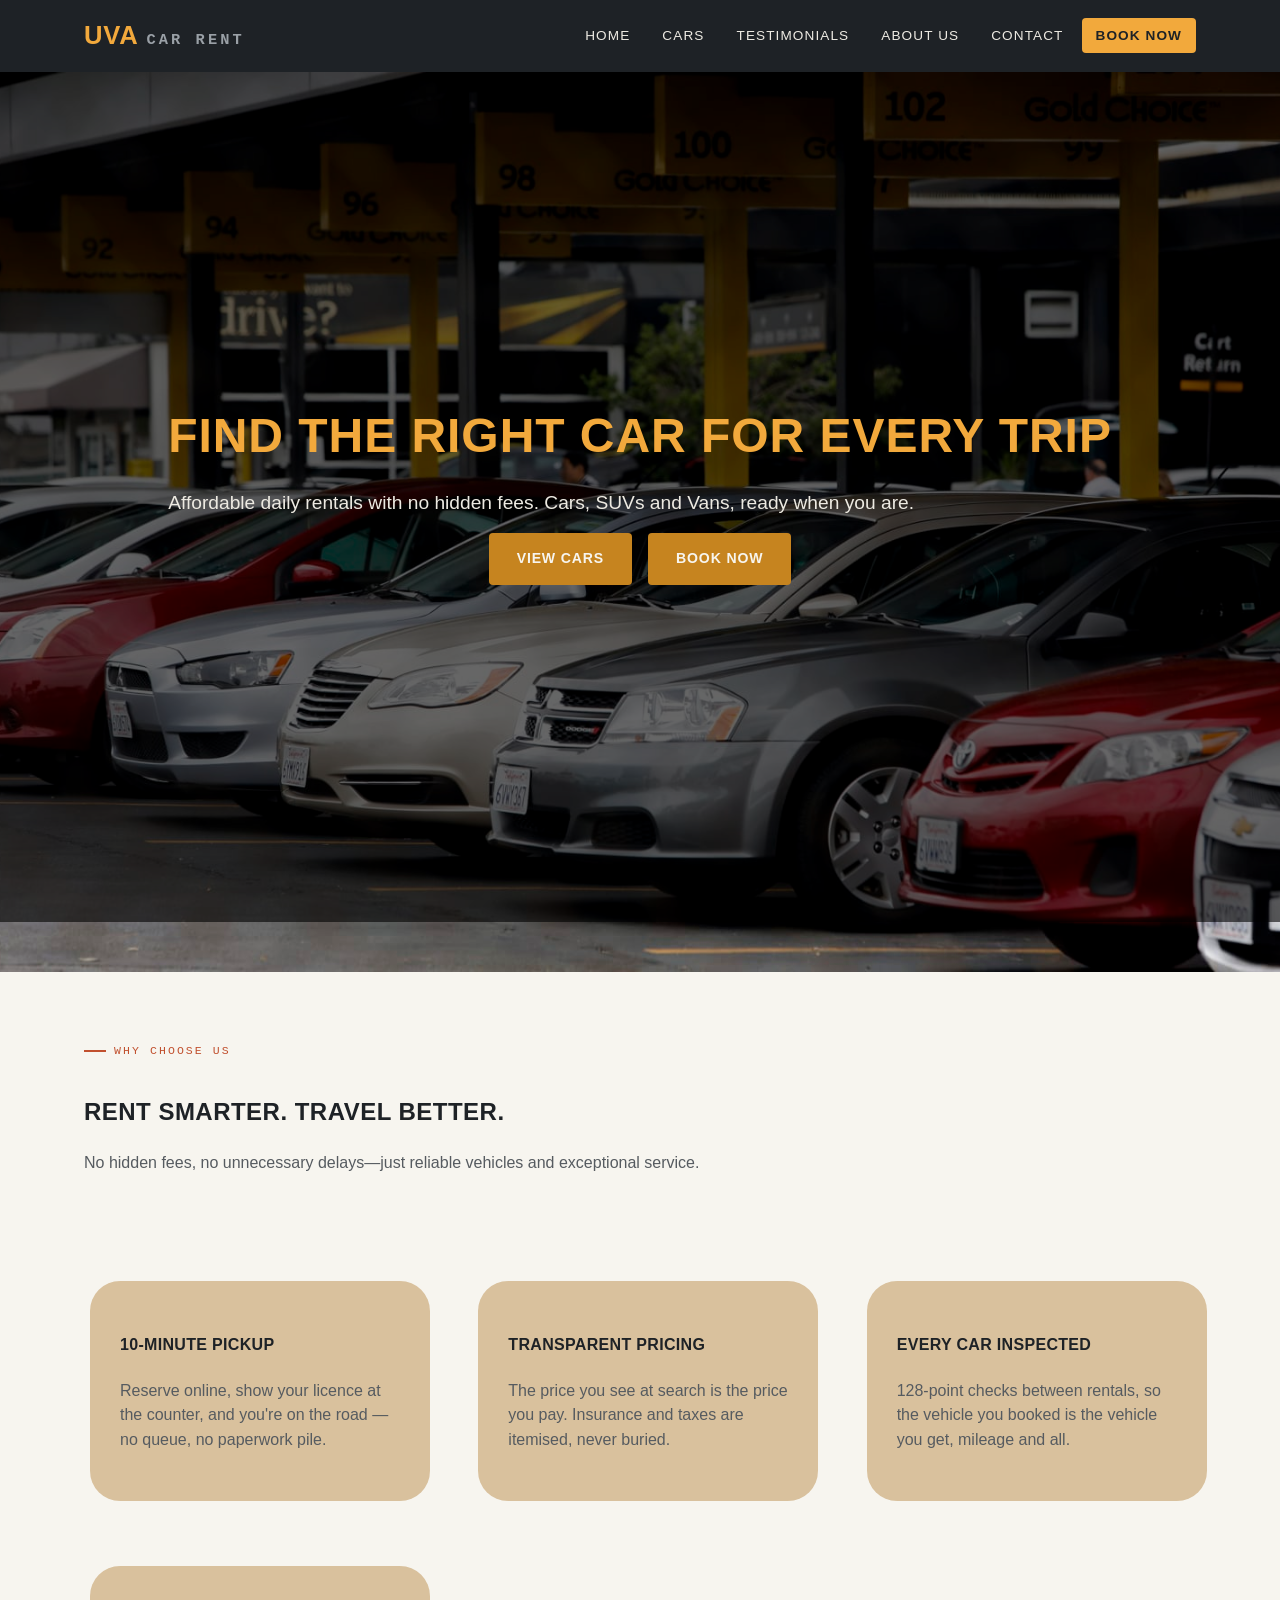
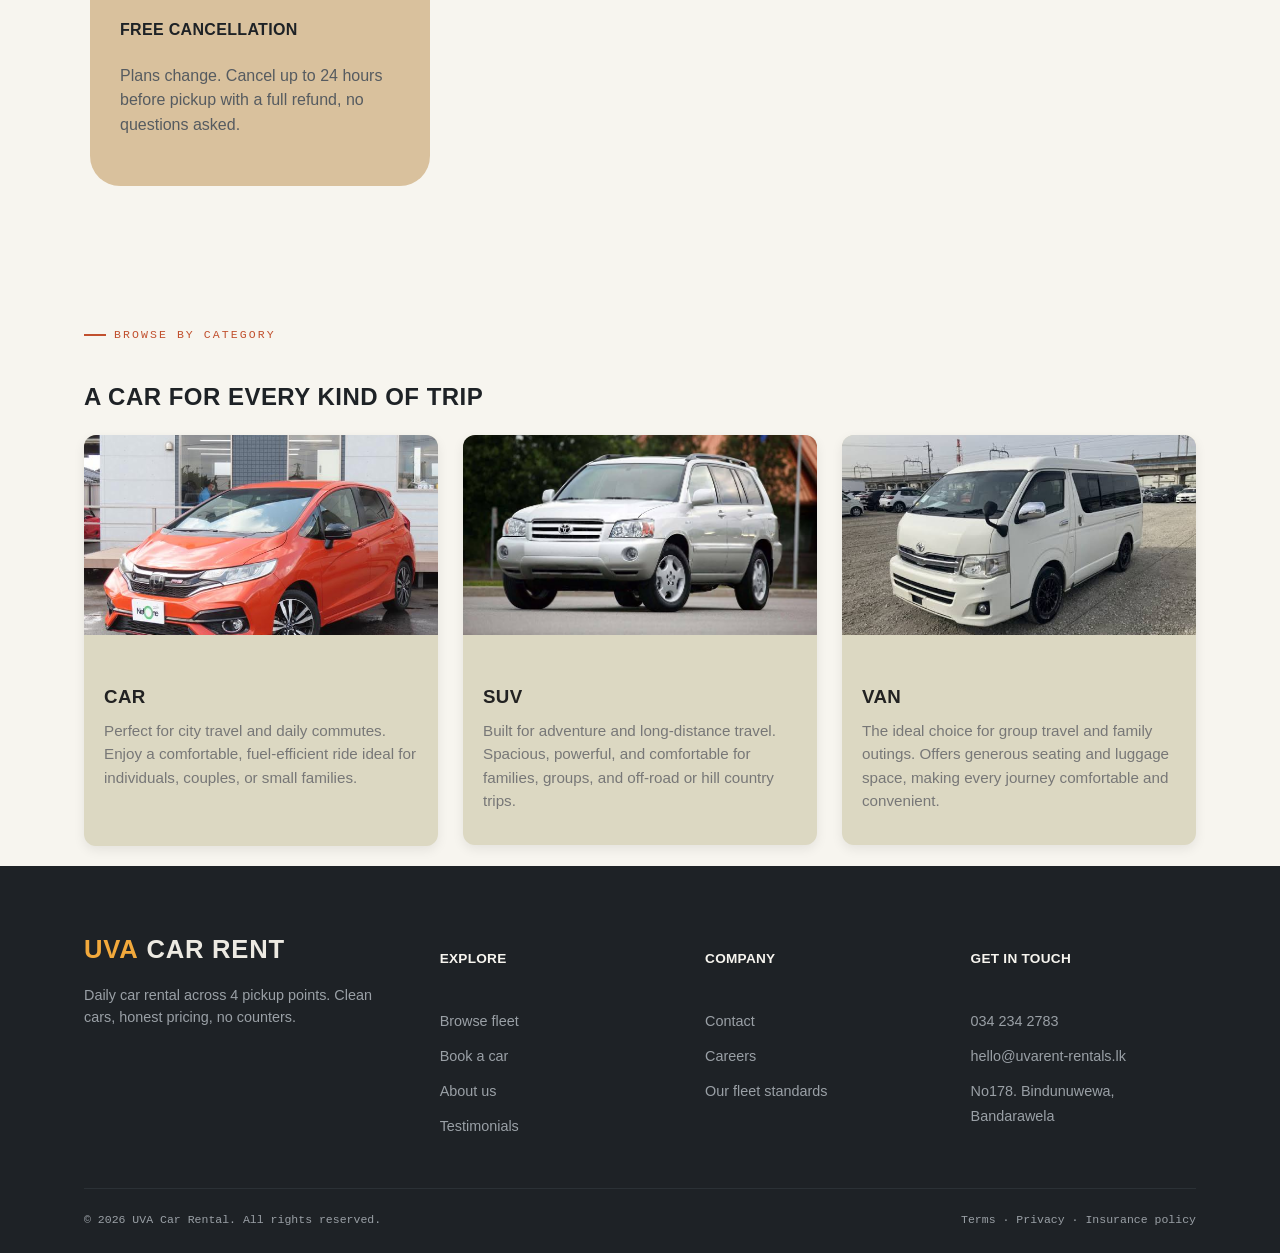
<file: index.html>
<!DOCTYPE html>
<html lang="en">
<head>
    <meta charset="UTF-8">
    <meta name="viewport" content="width=device-width, initial-scale=1.0">
    <title>UVA Car Rent</title>
    <link rel="stylesheet" href="style.css">
</head>
<body>
    <header class="header">
        <nav class="nav">
            <a href="index.html" class="brand"><span class="mark">UVA</span><span class="sub">Car Rent</span></a>
            <div class="hamburger" id="hamburger">
                <span></span>
                <span></span>
                <span></span>
            </div>
            <ul class="nav-links" id="nav-links">
                <li><a href="index.html">Home</a></li>
                <li><a href="cars.html">Cars</a></li>
                <li><a href="testimonials.html">Testimonials</a></li>
                <li><a href="about.html">About Us</a></li>
                <li><a href="contact.html">Contact</a></li>
                <li><a href="booking.html" class="nav-btn">Book now</a></li>
            </ul>
        </nav>
    </header>
    <section class="hero" id="home">
        <div class="slider" id="slider">
        <div class="slide active">
            <div class="hero-content">
            <h1>Find the Right Car for Every Trip</h1>
            <p>Affordable daily rentals with no hidden fees. Cars, SUVs and Vans, ready when you are.</p>
            <div class="button">
            <a href="cars.html" class="btn">View Cars</a>
            <a href="booking.html" class="btn">Book now</a>
            </div>
            </div>
        </div>
    </section>
    <section class="section section-dark">
    <div class="container">
        <div class="section-head">
        <div>
            <p class="eyebrow">Why choose us</p>
            <h2>Rent Smarter. Travel Better.</h2>
        </div>
        <p class="desc">No hidden fees, no unnecessary delays—just reliable vehicles and exceptional service.</p>
        </div>
    </div>
    <div class="feature-grid">
        <a href="about.html">
        <div class="feature-tile">
        <h4>10-minute pickup</h4>
        <p>Reserve online, show your licence at the counter, and you're on the road — no queue, no paperwork pile.</p>
        </div>
        </a>
        <a href="about.html">
        <div class="feature-tile">
        <h4>Transparent pricing</h4>
        <p>The price you see at search is the price you pay. Insurance and taxes are itemised, never buried.</p>
        </div>
        </a>
        <a href="about.html">
        <div class="feature-tile">
        <h4>Every car inspected</h4>
        <p>128-point checks between rentals, so the vehicle you booked is the vehicle you get, mileage and all.</p>
        </div>
        </a>
        <a href="about.html">
        <div class="feature-tile">
        <h4>Free cancellation</h4>
        <p>Plans change. Cancel up to 24 hours before pickup with a full refund, no questions asked.</p>
        </div>
        </a>
        
    </div>
    </section>
    <section class="section section-alt">
    <div class="container">
        <div class="section-head">
        <div>
            <p class="eyebrow">Browse by category</p>
            <h2>A car for every kind of trip</h2>
        </div>
         <div class="cards-grid" id="cardsGrid">
                <a href="cars.html" class="card-link">
                    <div class="card">
                        <img src="images/minicar.jpg" alt="Mini Car">
                        <div class="card-content">
                            <h3>Car</h3>
                            <p>Perfect for city travel and daily commutes. Enjoy a comfortable, fuel-efficient ride ideal for individuals, couples, or small families.</p>
                            <br>
                        </div>
                    </div>
                
                </a>
                <a href="cars.html" class="card-link">
                    <div class="card">
                        <img src="images/suv.jfif" alt="SUV">
                        <div class="card-content">
                            <h3>SUV</h3>
                            <p>Built for adventure and long-distance travel. Spacious, powerful, and comfortable for families, groups, and off-road or hill country trips.</p>
                        </div>
                    </div>
                </a>
                <a href="cars.html" class="card-link">
                    <div class="card">
                        <img src="images/van.jfif" alt="VAN">
                        <div class="card-content">
                            <h3>VAN</h3>
                            <p>The ideal choice for group travel and family outings. Offers generous seating and luggage space, making every journey comfortable and convenient.</p>
                        </div>
                    </div>
                </a>
            </div>
        </div>
    </div>
    </section>
    <footer class="site-footer">
    <div class="container">
        <div class="footer-grid">
        <div>
            <div class="brand" style="margin-bottom:14px;"><span class="mark">UVA</span>CAR RENT</div>
            <p>Daily car rental across 4 pickup points. Clean cars, honest pricing, no counters.</p>
        </div>
        <div>
            <h4>Explore</h4>
            <ul>
                <li><a href="cars.html">Browse fleet</a></li>
                <li><a href="booking.html">Book a car</a></li>
                <li><a href="about.html">About us</a></li>
                <li><a href="testimonials.html">Testimonials</a></li>
            </ul>
        </div>
        <div>
            <h4>Company</h4>
            <ul>
                <li><a href="contact.html">Contact</a></li>
                <li><a href="about.html">Careers</a></li>
                <li><a href="about.html">Our fleet standards</a></li>
            </ul>
        </div>
        <div>
            <h4>Get in touch</h4>
            <ul>
                <li><a href="about">034 234 2783</a></li>
                <li><a href="about">hello@uvarent-rentals.lk</a></li>
                <li><a href="about">No178. Bindunuwewa, Bandarawela</a></li>
            </ul>
        </div>
        </div>
        <div class="footer-bottom">
            <span>© 2026 UVA Car Rental. All rights reserved.</span>
            <span>Terms · Privacy · Insurance policy</span>
        </div>
    </div>
    </footer>
    <script src="script.js"></script>
</body>
</html>
</file>
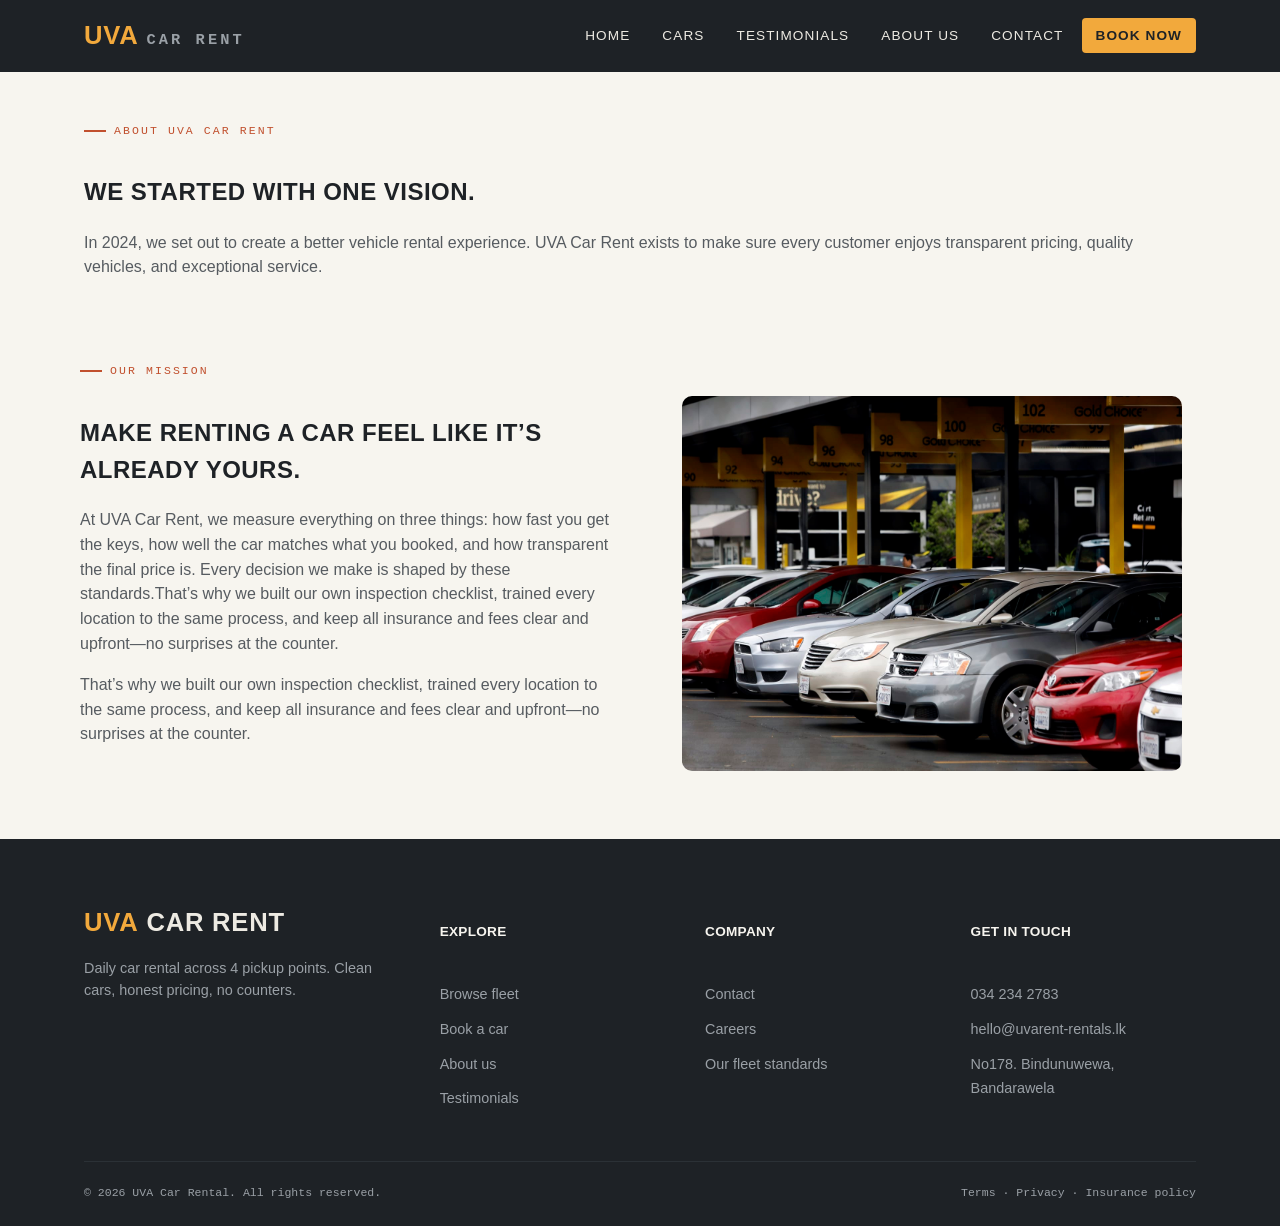
<file: about.html>
<!DOCTYPE html>
<html lang="en">
<head>
    <meta charset="UTF-8">
    <meta name="viewport" content="width=device-width, initial-scale=1.0">
    <title>About Us</title>
    <link rel="stylesheet" href="style.css">
</head>
<body>
   <header class="header">
        <nav class="nav">
            <a href="index.html" class="brand"><span class="mark">UVA</span><span class="sub">Car Rent</span></a>
            <div class="hamburger" id="hamburger">
                <span></span>
                <span></span>
                <span></span>
            </div>
            <ul class="nav-links" id="nav-links">
                <li><a href="index.html">Home</a></li>
                <li><a href="cars.html">Cars</a></li>
                <li><a href="testimonials.html">Testimonials</a></li>
                <li><a href="about.html">About Us</a></li>
                <li><a href="contact.html">Contact</a></li>
                <li><a href="booking.html" class="nav-btn">Book now</a></li>
            </ul>
        </nav>
    </header>
    <section class="section-tight section-dark">
        <div class="container">
            <p class="eyebrow">About UVA Car Rent </p>
            <h1>We started with one vision.</h1>
            <p>In 2024, we set out to create a better vehicle rental experience. UVA Car Rent exists to make sure every customer enjoys transparent pricing, quality vehicles, and exceptional service.</p>
        </div>
    </section>
    <section class="section">
        <div class="container mission-block">
        <div>
            <p class="eyebrow">Our mission</p>
            <h2>Make renting a car feel like it’s already yours.</h2>
            <p>At UVA Car Rent, we measure everything on three things: how fast you get the keys, how well the car matches what you booked, and how transparent the final price is. Every decision we make is shaped by these standards.That’s why we built our own inspection checklist, trained every location to the same process, and keep all insurance and fees clear and upfront—no surprises at the counter.</p>
            <p>That’s why we built our own inspection checklist, trained every location to the same process, and keep all insurance and fees clear and upfront—no surprises at the counter.</p>
        </div>
        <div class="mission-visual">
            <div id="mission-car">
                <img src="img1.jpg" alt="" class="miss-car">
            </div>
        </div>
        </div>
    </section>
    <footer class="site-footer">
    <div class="container">
        <div class="footer-grid">
        <div>
            <div class="brand" style="margin-bottom:14px;"><span class="mark">UVA</span>CAR RENT</div>
            <p>Daily car rental across 4 pickup points. Clean cars, honest pricing, no counters.</p>
        </div>
        <div>
            <h4>Explore</h4>
            <ul>
                <li><a href="cars.html">Browse fleet</a></li>
                <li><a href="booking.html">Book a car</a></li>
                <li><a href="about.html">About us</a></li>
                <li><a href="testimonials.html">Testimonials</a></li>
            </ul>
        </div>
        <div>
            <h4>Company</h4>
            <ul>
                <li><a href="contact.html">Contact</a></li>
                <li><a href="about.html">Careers</a></li>
                <li><a href="about.html">Our fleet standards</a></li>
            </ul>
        </div>
        <div>
            <h4>Get in touch</h4>
            <ul>
                <li><a href="about">034 234 2783</a></li>
                <li><a href="about">hello@uvarent-rentals.lk</a></li>
                <li><a href="about">No178. Bindunuwewa, Bandarawela</a></li>
            </ul>
        </div>
        </div>
        <div class="footer-bottom">
            <span>© 2026 UVA Car Rental. All rights reserved.</span>
            <span>Terms · Privacy · Insurance policy</span>
        </div>
    </div>
    </footer>
    <script src="script.js"></script>
</body>
</html>
</file>
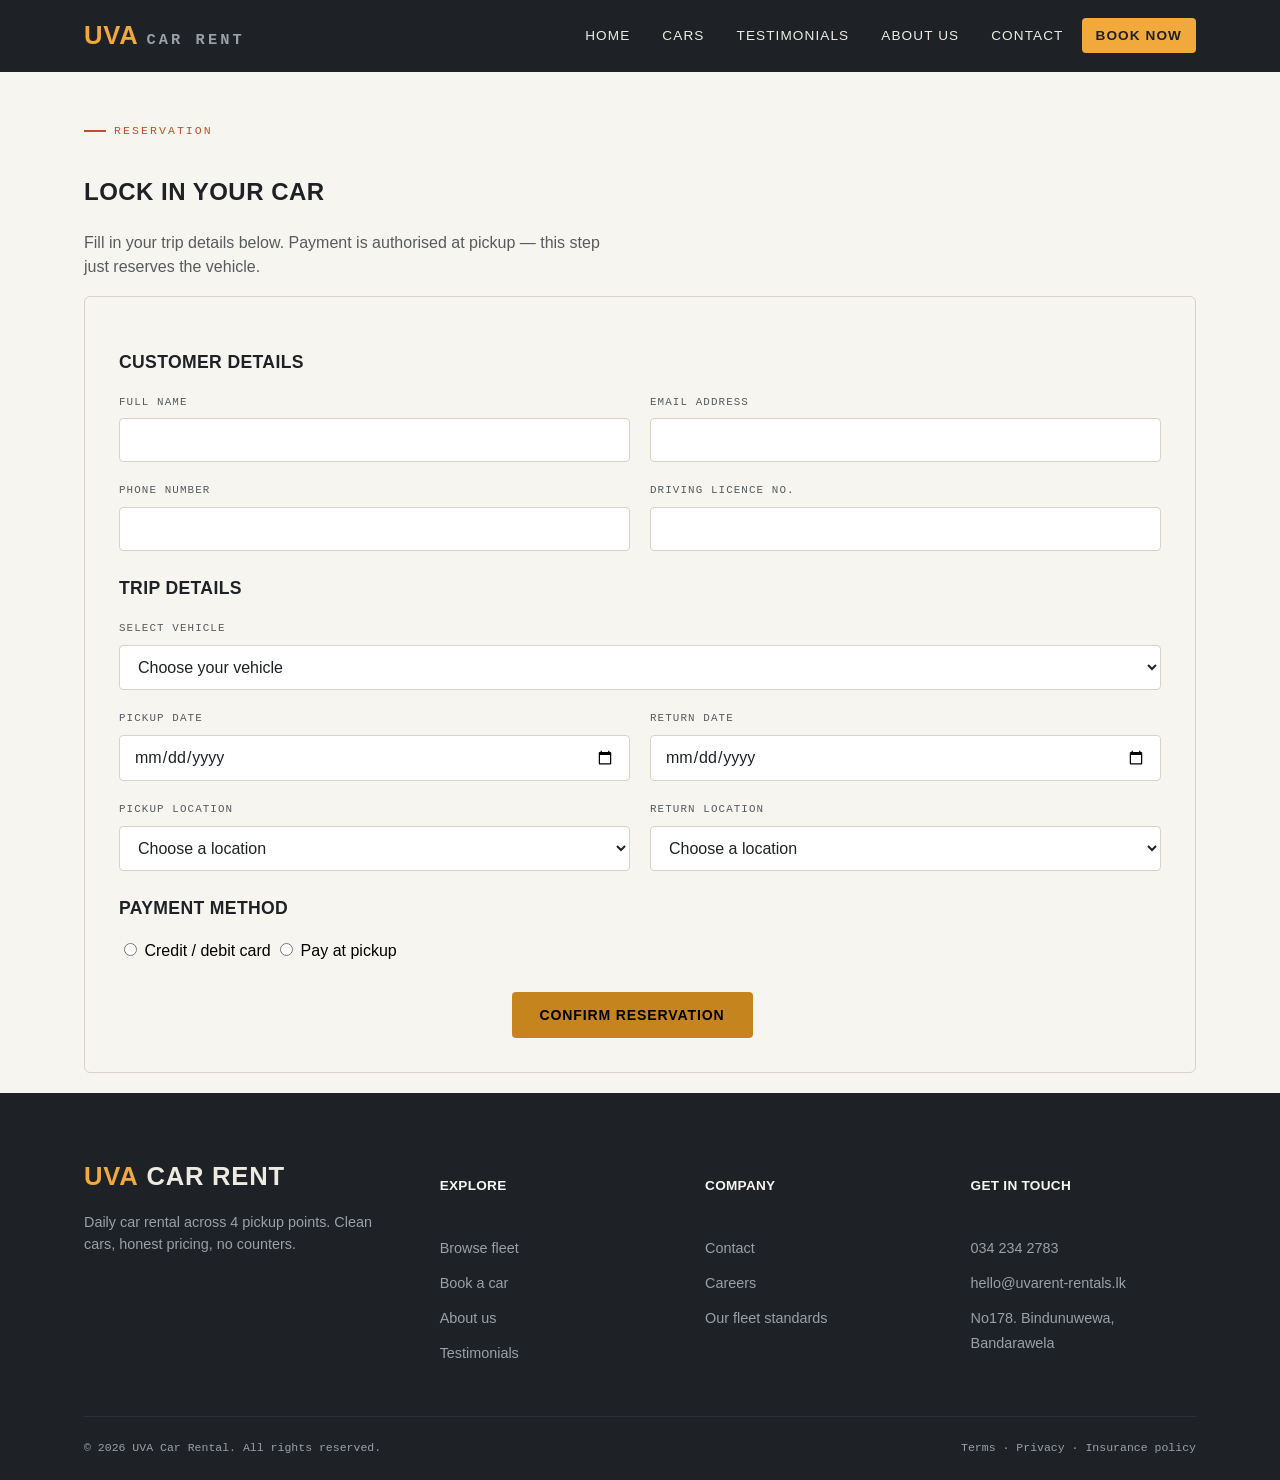
<file: booking.html>
<!DOCTYPE html>
<html lang="en">
<head>
    <meta charset="UTF-8">
    <meta name="viewport" content="width=device-width, initial-scale=1.0">
    <title>Booking</title>
    <link rel="stylesheet" href="style.css">
</head>
<body><header class="header">
        <nav class="nav">
            <a href="index.html" class="brand"><span class="mark">UVA</span><span class="sub">Car Rent</span></a>
            <div class="hamburger" id="hamburger">
                <span></span>
                <span></span>
                <span></span>
            </div>
            <ul class="nav-links" id="nav-links">
                <li><a href="index.html">Home</a></li>
                <li><a href="cars.html">Cars</a></li>
                <li><a href="testimonials.html">Testimonials</a></li>
                <li><a href="about.html">About Us</a></li>
                <li><a href="contact.html">Contact</a></li>
                <li><a href="booking.html" class="nav-btn">Book now</a></li>
            </ul>
        </nav>
    </header>
    
<section class="section-tight section-dark">
  <div class="container">
    <p class="eyebrow">Reservation</p>
    <h1>Lock in your car</h1>
    <p style="max-width:520px;">Fill in your trip details below. Payment is authorised at pickup — this step just reserves the vehicle.</p>
  </div>
</section>

<section class="section">
  <div class="container">
    <form class="form-card" id="booking-form" novalidate>
      <h3 style="font-size:1.1rem;">Customer details</h3>
      <div class="form-grid" style="margin-bottom:24px;">
        <div class="field">
          <label for="full-name">Full name</label>
          <input type="text" id="full-name" required>
          <span class="error">Enter your full name.</span>
        </div>
        <div class="field">
          <label for="email">Email address</label>
          <input type="email" id="email" required>
          <span class="error">Enter a valid email.</span>
        </div>
        <div class="field">
          <label for="phone">Phone number</label>
          <input type="tel" id="phone" required>
          <span class="error">Enter a phone number.</span>
        </div>
        <div class="field">
          <label for="license">Driving licence no.</label>
          <input type="text" id="license" required>
          <span class="error">Enter your licence number.</span>
        </div>
      </div>

      <h3 style="font-size:1.1rem;">Trip details</h3>
      <div class="form-grid" style="margin-bottom:24px;">
        <div class="field full">
          <label for="car-select">Select vehicle</label>
          <select id="car-select" required>
            <option value="">Choose your vehicle</option>
            <option value="Volkswagen">2018 Volkswagen Atlas</option>
            <option value="Honda Fit">2020 Honda Fit</option>
            <option value="Toyota Hiace">Toyota Hiace</option>
            <option value="t acorolla hamburger">Toyota Corolla Hatchback</option>
            <option value="92 Toyota Hiace">1991 Toyota Hiace</option>
            <option value="Chevrolet">1983 Chevrolet S-10 Blazer</option>
            <option value="Highlander">2006 Toyota Highlander</option>
            <option value="Decia Sandero Hatchback">2013 Dacia Sandero hatchback</option>
            <option value="04 Toyota Hiace">2004 Toyota Hiace</option>
            </select>
        </div>
        <div class="field">
          <label for="pickup-date">Pickup date</label>
          <input type="date" id="pickup-date" required>
          <span class="error">Choose a pickup date.</span>
        </div>
        <div class="field">
          <label for="return-date">Return date</label>
          <input type="date" id="return-date" required>
          <span class="error">Return date must be after pickup.</span>
        </div>
        <div class="field">
          <label for="pickup-location">Pickup location</label>
          <select id="pickup-location" required>
            <option value="">Choose a location</option>
            <option>Bandarawela</option>
            <option>Badulla</option>
            <option>Diyathalawa</option>
            <option>Haputhale</option>
          </select>
          <span class="error">Choose a pickup location.</span>
        </div>
        <div class="field">
          <label for="return-location">Return location</label>
          <select id="return-location" required>
            <option value="">Choose a location</option>
            <option>Bandarawela</option>
            <option>Badulla</option>
            <option>Diyathalawa</option>
            <option>Haputhale</option>
          </select>
        </div>
      </div>

      <h3 style="font-size:1.1rem;">Payment method</h3>
      <div class="pay-methods" style="margin-bottom:28px;">
        <label class="pay-option selected">
          <input type="radio" name="pay"> Credit / debit card
        </label>
        <label class="pay-option">
          <input type="radio" name="pay"> Pay at pickup
        </label>
      </div>
      <div class="con-btn">
      <button type="submit" class="btn btn-primary btn-block">Confirm reservation</button>
      <div class="form-msg" id="booking-msg">
            <div class="toast" id="toast">
              <span id="toast-text"></span>
            </div>
      </div>
      </div>
    </form>
</section>
<footer class="site-footer">
    <div class="container">
        <div class="footer-grid">
        <div>
            <div class="brand" style="margin-bottom:14px;"><span class="mark">UVA</span>CAR RENT</div>
            <p>Daily car rental across 4 pickup points. Clean cars, honest pricing, no counters.</p>
        </div>
        <div>
            <h4>Explore</h4>
            <ul>
                <li><a href="cars.html">Browse fleet</a></li>
                <li><a href="booking.html">Book a car</a></li>
                <li><a href="about.html">About us</a></li>
                <li><a href="testimonials.html">Testimonials</a></li>
            </ul>
        </div>
        <div>
            <h4>Company</h4>
            <ul>
                <li><a href="contact.html">Contact</a></li>
                <li><a href="about.html">Careers</a></li>
                <li><a href="about.html">Our fleet standards</a></li>
            </ul>
        </div>
        <div>
            <h4>Get in touch</h4>
            <ul>
                <li><a href="about">034 234 2783</a></li>
                <li><a href="about">hello@uvarent-rentals.lk</a></li>
                <li><a href="about">No178. Bindunuwewa, Bandarawela</a></li>
            </ul>
        </div>
        </div>
        <div class="footer-bottom">
            <span>© 2026 UVA Car Rental. All rights reserved.</span>
            <span>Terms · Privacy · Insurance policy</span>
        </div>
    </div>
    </footer>
    <script src="script.js"></script>
</body>
</html>
</file>
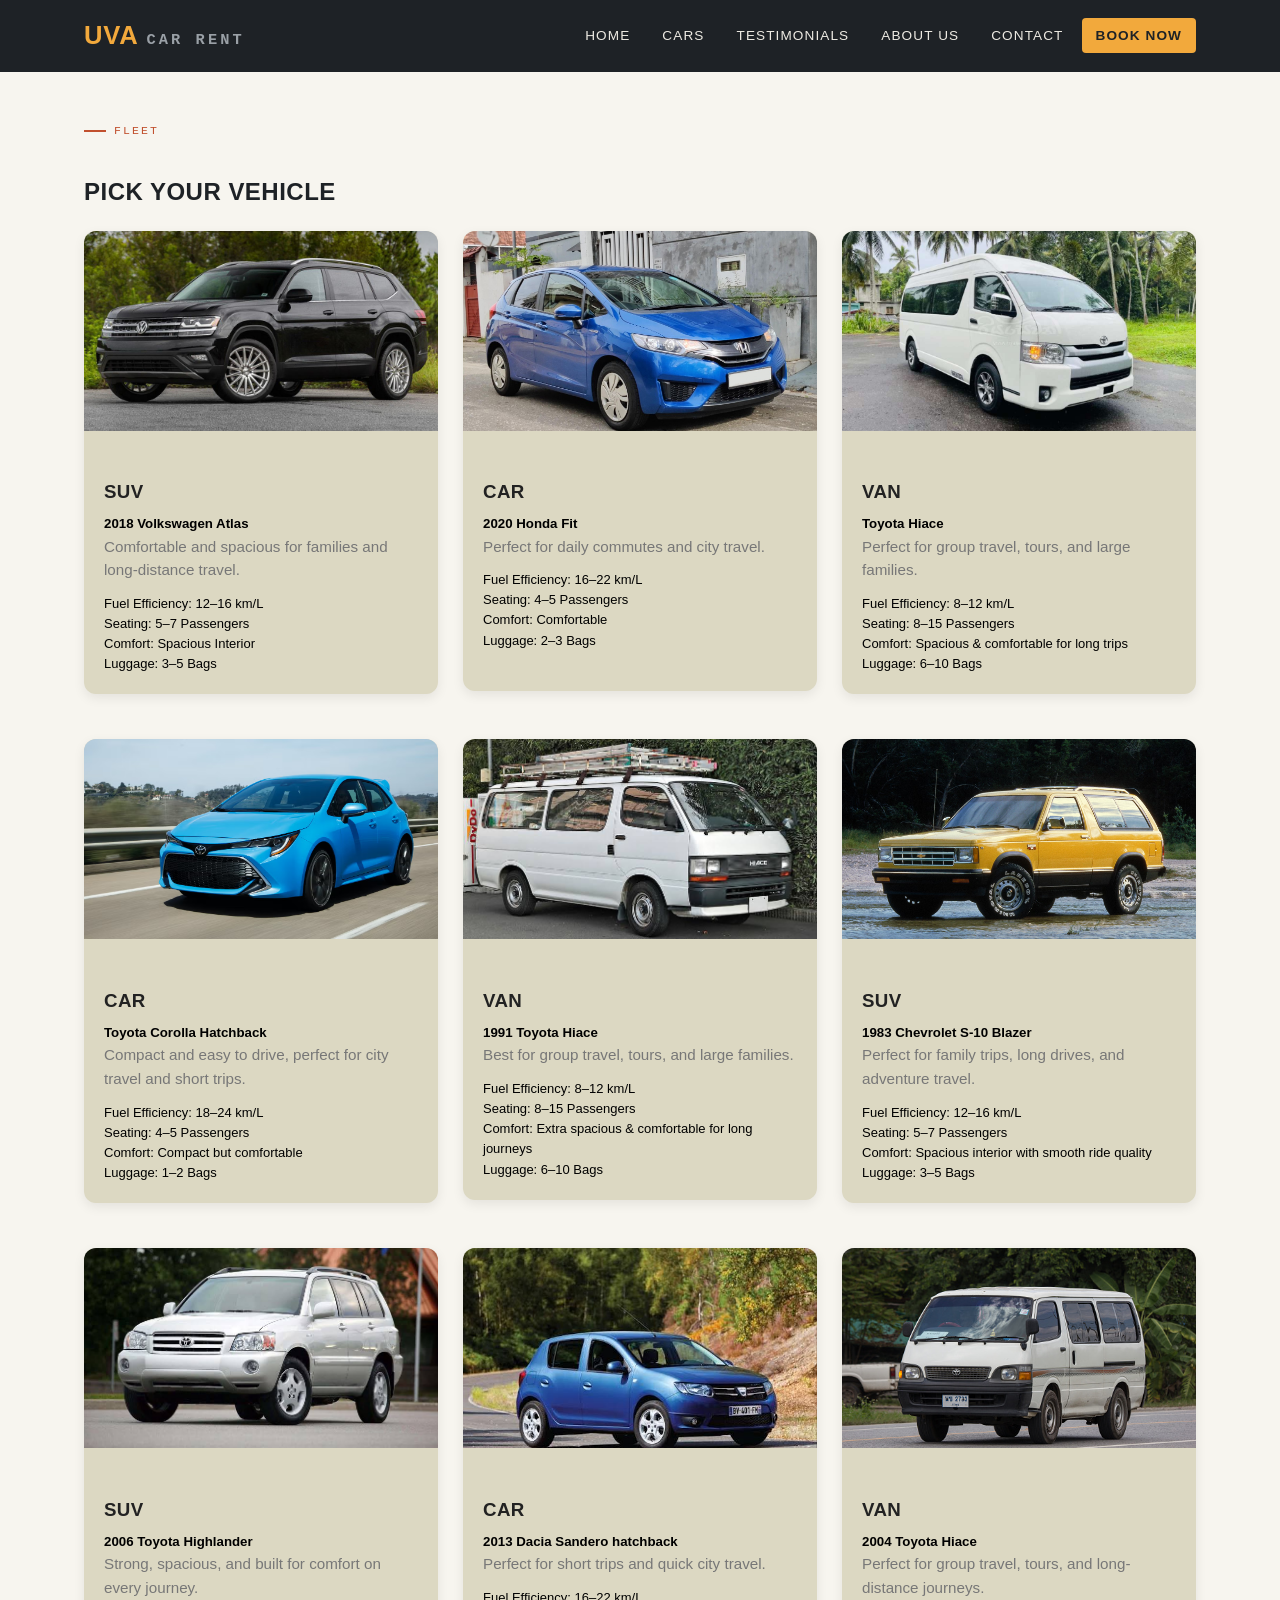
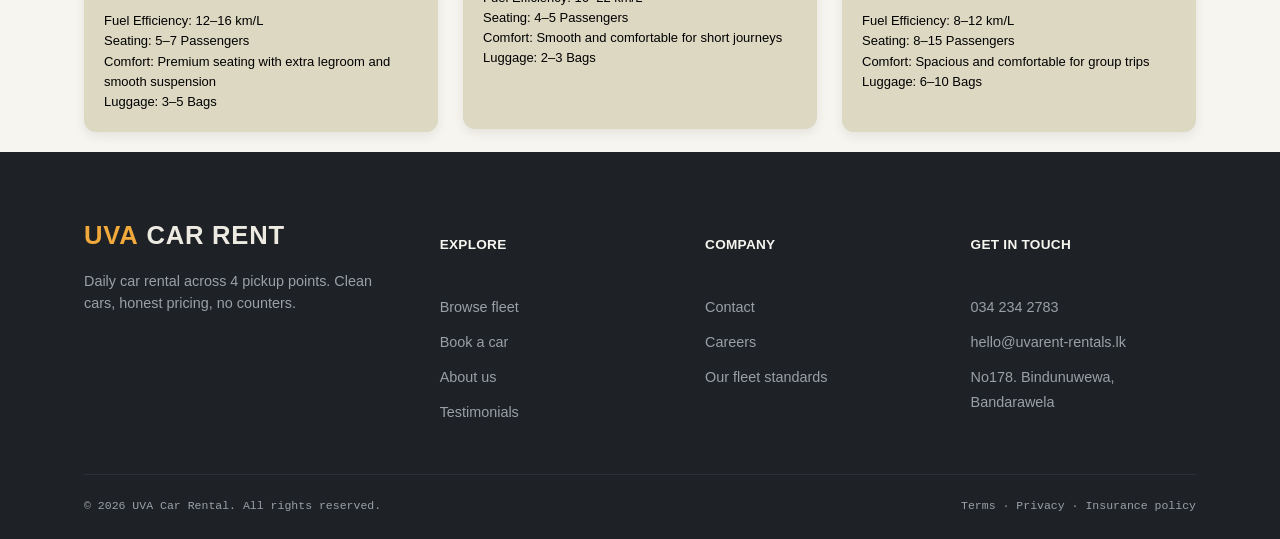
<file: cars.html>
<!DOCTYPE html>
<html lang="en">
<head>
    <meta charset="UTF-8">
    <meta name="viewport" content="width=device-width, initial-scale=1.0">
    <title>Cars</title>
    <link rel="stylesheet" href="style.css">
</head>
<body>
    <header class="header">
        <nav class="nav">
            <a href="index.html" class="brand"><span class="mark">UVA</span><span class="sub">Car Rent</span></a>
            <div class="hamburger" id="hamburger">
                <span></span>
                <span></span>
                <span></span>
            </div>
            <ul class="nav-links" id="nav-links">
                <li><a href="index.html">Home</a></li>
                <li><a href="cars.html">Cars</a></li>
                <li><a href="testimonials.html">Testimonials</a></li>
                <li><a href="about.html">About Us</a></li>
                <li><a href="contact.html">Contact</a></li>
                <li><a href="booking.html" class="nav-btn">Book now</a></li>
            </ul>
        </nav>
    </header>
    <section class="section section-alt">
    <div class="container">
        <div class="section-head">
        <div>
            <p class="eyebrow">Fleet</p>
            <h2>Pick Your Vehicle</h2>
        </div>
         <div class="cards-grid" id="cardsGrid">
                <a href="booking.html" class="card-link">
                    <div class="card">
                        <img src="images/suv3.jpg" alt="Mini Car">
                        <div class="card-content">
                            <h3>SUV</h3>
                            <h5 style="margin: 0;">2018 Volkswagen Atlas</h5>
                            <p>Comfortable and spacious for families and long-distance travel.</p>
                            <ul class="veh-info">
                                <li>Fuel Efficiency: 12–16 km/L</li>
                                <li>Seating: 5–7 Passengers</li>
                                <li>Comfort: Spacious Interior</li>
                                <li>Luggage: 3–5 Bags</li>
                            </ul>
                        </div>
                    </div>
                
                </a>
                <a href="booking.html" class="card-link">
                    <div class="card">
                        <img src="images/car3.jpg" alt="SUV">
                        <div class="card-content">
                            <h3>Car</h3>
                            <h5 style="margin: 0;">2020 Honda Fit</h5>
                            <p>Perfect for daily commutes and city travel.</p>
                            <ul class="veh-info">
                                <li>Fuel Efficiency: 16–22 km/L</li>
                                <li>Seating: 4–5 Passengers</li>
                                <li>Comfort: Comfortable</li>
                                <li>Luggage: 2–3 Bags</li>
                                <br>
                            </ul>
                        </div>
                    </div>
                </a>
                <a href="booking.html" class="card-link">
                    <div class="card">
                        <img src="images/van1.jpg" alt="VAN">
                        <div class="card-content">
                            <h3>VAN</h3>
                            <h5 style="margin: 0;">Toyota Hiace</h5>
                            <p>Perfect for group travel, tours, and large families.</p>
                            <ul class="veh-info">
                                <li>Fuel Efficiency: 8–12 km/L</li>
                                <li>Seating: 8–15 Passengers</li>
                                <li>Comfort: Spacious & comfortable for long trips</li>
                                <li>Luggage: 6–10 Bags</li>
                            </ul>
                        </div>
                    </div>
                </a>
                <a href="booking.html" class="card-link">
                    <div class="card">
                        <img src="images/car1.avif" alt="Mini Car">
                        <div class="card-content">
                            <h3>Car</h3>
                            <h5 style="margin: 0;">Toyota Corolla Hatchback</h5>
                            <p>Compact and easy to drive, perfect for city travel and short trips.</p>
                            <ul class="veh-info">
                                <li>Fuel Efficiency: 18–24 km/L</li>
                                <li>Seating: 4–5 Passengers</li>
                                <li>Comfort: Compact but comfortable</li>
                                <li>Luggage: 1–2 Bags</li>
                            </ul>
                        </div>
                    </div>
                </a>
                <a href="booking.html" class="card-link">
                    <div class="card">
                        <img src="images/van2.jfif" alt="Van">
                        <div class="card-content">
                            <h3>Van</h3>
                            <h5 style="margin: 0;">1991 Toyota Hiace</h5>
                            <p>Best for group travel, tours, and large families.</p>
                            <ul class="veh-info">
                                <li>Fuel Efficiency: 8–12 km/L</li>
                                <li>Seating: 8–15 Passengers</li>
                                <li>Comfort: Extra spacious & comfortable for long journeys</li>
                                <li>Luggage: 6–10 Bags</li>
                            </ul>
                        </div>
                    </div>
                </a>
                <a href="booking.html" class="card-link">
                    <div class="card">
                        <img src="images/suv2.avif" alt="VAN">
                        <div class="card-content">
                            <h3>SUV</h3>
                            <h5 style="margin: 0;">1983 Chevrolet S-10 Blazer</h5>
                            <p>Perfect for family trips, long drives, and adventure travel.</p>
                            <ul class="veh-info">
                                <li>Fuel Efficiency: 12–16 km/L</li>
                                <li>Seating: 5–7 Passengers</li>
                                <li>Comfort: Spacious interior with smooth ride quality</li>
                                <li>Luggage: 3–5 Bags</li>
                            </ul>
                        </div>
                    </div>
                </a>
                <a href="booking.html" class="card-link">
                    <div class="card">
                        <img src="images/suv.jfif" alt="SUV">
                        <div class="card-content">
                            <h3>SUV</h3>
                            <h5 style="margin: 0;">2006 Toyota Highlander </h5>
                            <p>Strong, spacious, and built for comfort on every journey.</p>
                            <ul class="veh-info">
                                <li>Fuel Efficiency: 12–16 km/L</li>
                                <li>Seating: 5–7 Passengers</li>
                                <li>Comfort: Premium seating with extra legroom and smooth suspension</li>
                                <li>Luggage: 3–5 Bags</li>
                            </ul>
                        </div>
                    </div>
                </a>
                <a href="booking.html" class="card-link">
                    <div class="card">
                        <img src="images/car2.jfif" alt="Car">
                        <div class="card-content">
                            <h3>Car</h3>
                            <h5 style="margin: 0;">2013 Dacia Sandero hatchback</h5>
                            <p>Perfect for short trips and quick city travel.</p>
                            <ul class="veh-info">
                                <li>Fuel Efficiency: 16–22 km/L</li>
                                <li>Seating: 4–5 Passengers</li>
                                <li>Comfort: Smooth and comfortable for short journeys</li>
                                <li>Luggage: 2–3 Bags</li>
                                <br>
                                <br>
                            </ul>
                        </div>
                    </div>
                </a>
                <a href="booking.html" class="card-link">
                    <div class="card">
                        <img src="images/van3.jpg" alt="Mini Car">
                        <div class="card-content">
                            <h3>Van</h3>
                            <h5 style="margin: 0;">2004 Toyota Hiace</h5>
                            <p>Perfect for group travel, tours, and long-distance journeys.</p>
                            <ul class="veh-info">
                                <li>Fuel Efficiency: 8–12 km/L</li>
                                <li>Seating: 8–15 Passengers</li>
                                <li>Comfort: Spacious and comfortable for group trips</li>
                                <li>Luggage: 6–10 Bags</li>
                                <br>
                            </ul>
                        </div>
                    </div>
                </a>
            </div>
        </div>
    </div>
    </section>
    <footer class="site-footer">
    <div class="container">
        <div class="footer-grid">
        <div>
            <div class="brand" style="margin-bottom:14px;"><span class="mark">UVA</span>CAR RENT</div>
            <p>Daily car rental across 4 pickup points. Clean cars, honest pricing, no counters.</p>
        </div>
        <div>
            <h4>Explore</h4>
            <ul>
                <li><a href="cars.html">Browse fleet</a></li>
                <li><a href="booking.html">Book a car</a></li>
                <li><a href="about.html">About us</a></li>
                <li><a href="testimonials.html">Testimonials</a></li>
            </ul>
        </div>
        <div>
            <h4>Company</h4>
            <ul>
                <li><a href="contact.html">Contact</a></li>
                <li><a href="about.html">Careers</a></li>
                <li><a href="about.html">Our fleet standards</a></li>
            </ul>
        </div>
        <div>
            <h4>Get in touch</h4>
            <ul>
                <li><a href="about">034 234 2783</a></li>
                <li><a href="about">hello@uvarent-rentals.lk</a></li>
                <li><a href="about">No178. Bindunuwewa, Bandarawela</a></li>
            </ul>
        </div>
        </div>
        <div class="footer-bottom">
            <span>© 2026 UVA Car Rental. All rights reserved.</span>
            <span>Terms · Privacy · Insurance policy</span>
        </div>
    </div>
    </footer>
    <script src="script.js"></script>
</body>
</html>
</file>
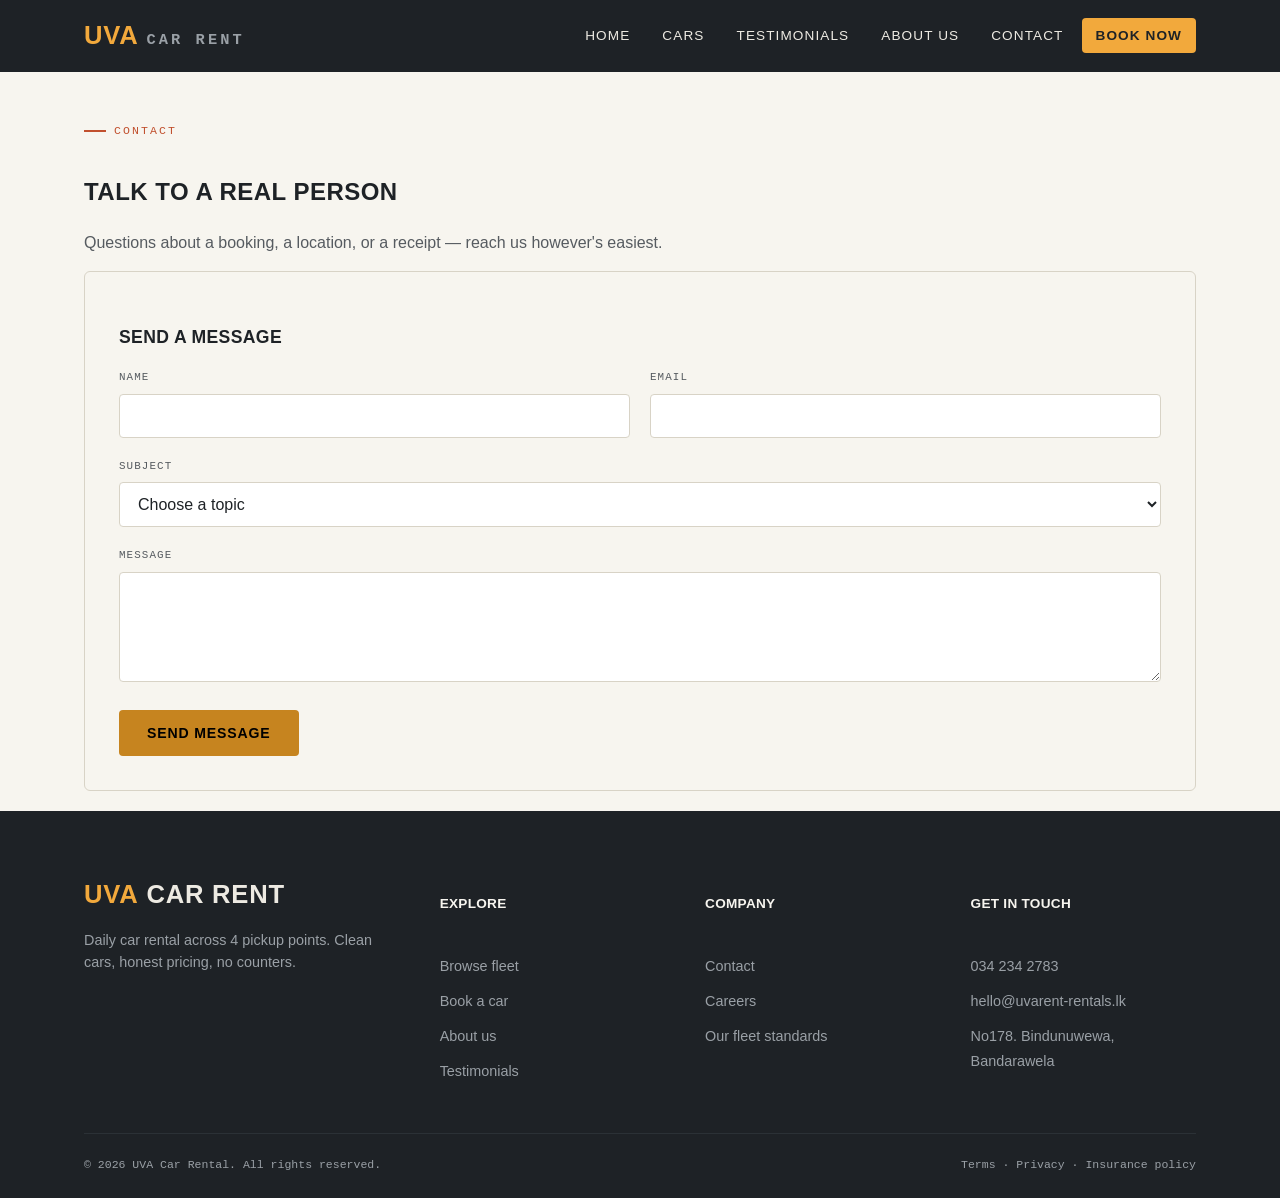
<file: contact.html>
<!DOCTYPE html>
<html lang="en">
<head>
    <meta charset="UTF-8">
    <meta name="viewport" content="width=device-width, initial-scale=1.0">
    <title>Contact</title>
    <link rel="stylesheet" href="style.css">
</head>
<body>
   <header class="header">
        <nav class="nav">
            <a href="index.html" class="brand"><span class="mark">UVA</span><span class="sub">Car Rent</span></a>
            <div class="hamburger" id="hamburger">
                <span></span>
                <span></span>
                <span></span>
            </div>
            <ul class="nav-links" id="nav-links">
                <li><a href="index.html">Home</a></li>
                <li><a href="cars.html">Cars</a></li>
                <li><a href="testimonials.html">Testimonials</a></li>
                <li><a href="about.html">About Us</a></li>
                <li><a href="contact.html">Contact</a></li>
                <li><a href="booking.html" class="nav-btn">Book now</a></li>
            </ul>
        </nav>
    </header>
    <section class="section-tight section-dark">
        <div class="container">
            <p class="eyebrow">Contact</p>
            <h1>Talk to a real person</h1>
            <p>Questions about a booking, a location, or a receipt — reach us however's easiest.</p>
        </div>
    </section>
    <section class="section">
    <div class="container contact-grid">
        <form class="form-card" id="contact-form" novalidate>
        <h3 style="font-size:1.1rem;">Send a message</h3>
        <div class="form-grid">
            <div class="field">
                <label for="c-name">Name</label>
                <input type="text" id="c-name" required>
                <span class="error">Enter your name.</span>
            </div>
            <div class="field">
                <label for="c-email">Email</label>
                <input type="email" id="c-email" required>
                <span class="error">Enter a valid email.</span>
            </div>
            <div class="field full">
                <label for="c-subject">Subject</label>
            <select id="c-subject" required>
                <option value="">Choose a topic</option>
                <option>Existing booking</option>
                <option>Billing / receipt</option>
                <option>Fleet or pricing question</option>
                <option>Partnerships</option>
                <option>Something else</option>
            </select>
            <span class="error">Choose a topic.</span>
            </div>
            <div class="field full">
                <label for="c-message">Message</label>
                <textarea id="c-message" required></textarea>
                <span class="error">Tell us a little about your question.</span>
            </div>
        </div>
        <button type="submit" class="btn btn-primary" style="margin-top:20px;" id="c-button">Send message</button>
        <div class="form-msg" id="contact-msg">
            <div class="toast" id="toast">
                <span id="toast-text"></span>
            </div>
        </div>
    </form>
    </section>
    <footer class="site-footer">
    <div class="container">
        <div class="footer-grid">
        <div>
            <div class="brand" style="margin-bottom:14px;"><span class="mark">UVA</span>CAR RENT</div>
            <p>Daily car rental across 4 pickup points. Clean cars, honest pricing, no counters.</p>
        </div>
        <div>
            <h4>Explore</h4>
            <ul>
                <li><a href="cars.html">Browse fleet</a></li>
                <li><a href="booking.html">Book a car</a></li>
                <li><a href="about.html">About us</a></li>
                <li><a href="testimonials.html">Testimonials</a></li>
            </ul>
        </div>
        <div>
            <h4>Company</h4>
            <ul class="footer-cont">
                <li><a href="contact.html">Contact</a></li>
                <li><a href="about.html">Careers</a></li>
                <li><a href="about.html">Our fleet standards</a></li>
            </ul>
        </div>
        <div>
            <h4>Get in touch</h4>
            <ul>
                <li><a href="about">034 234 2783</a></li>
                <li><a href="about">hello@uvarent-rentals.lk</a></li>
                <li><a href="about">No178. Bindunuwewa, Bandarawela</a></li>
            </ul>
        </div>
        </div>
        <div class="footer-bottom">
            <span>© 2026 UVA Car Rental. All rights reserved.</span>
            <span>Terms · Privacy · Insurance policy</span>
        </div>
    </div>
    </footer>
    <script src="script.js"></script>
</body>
</html>
</file>
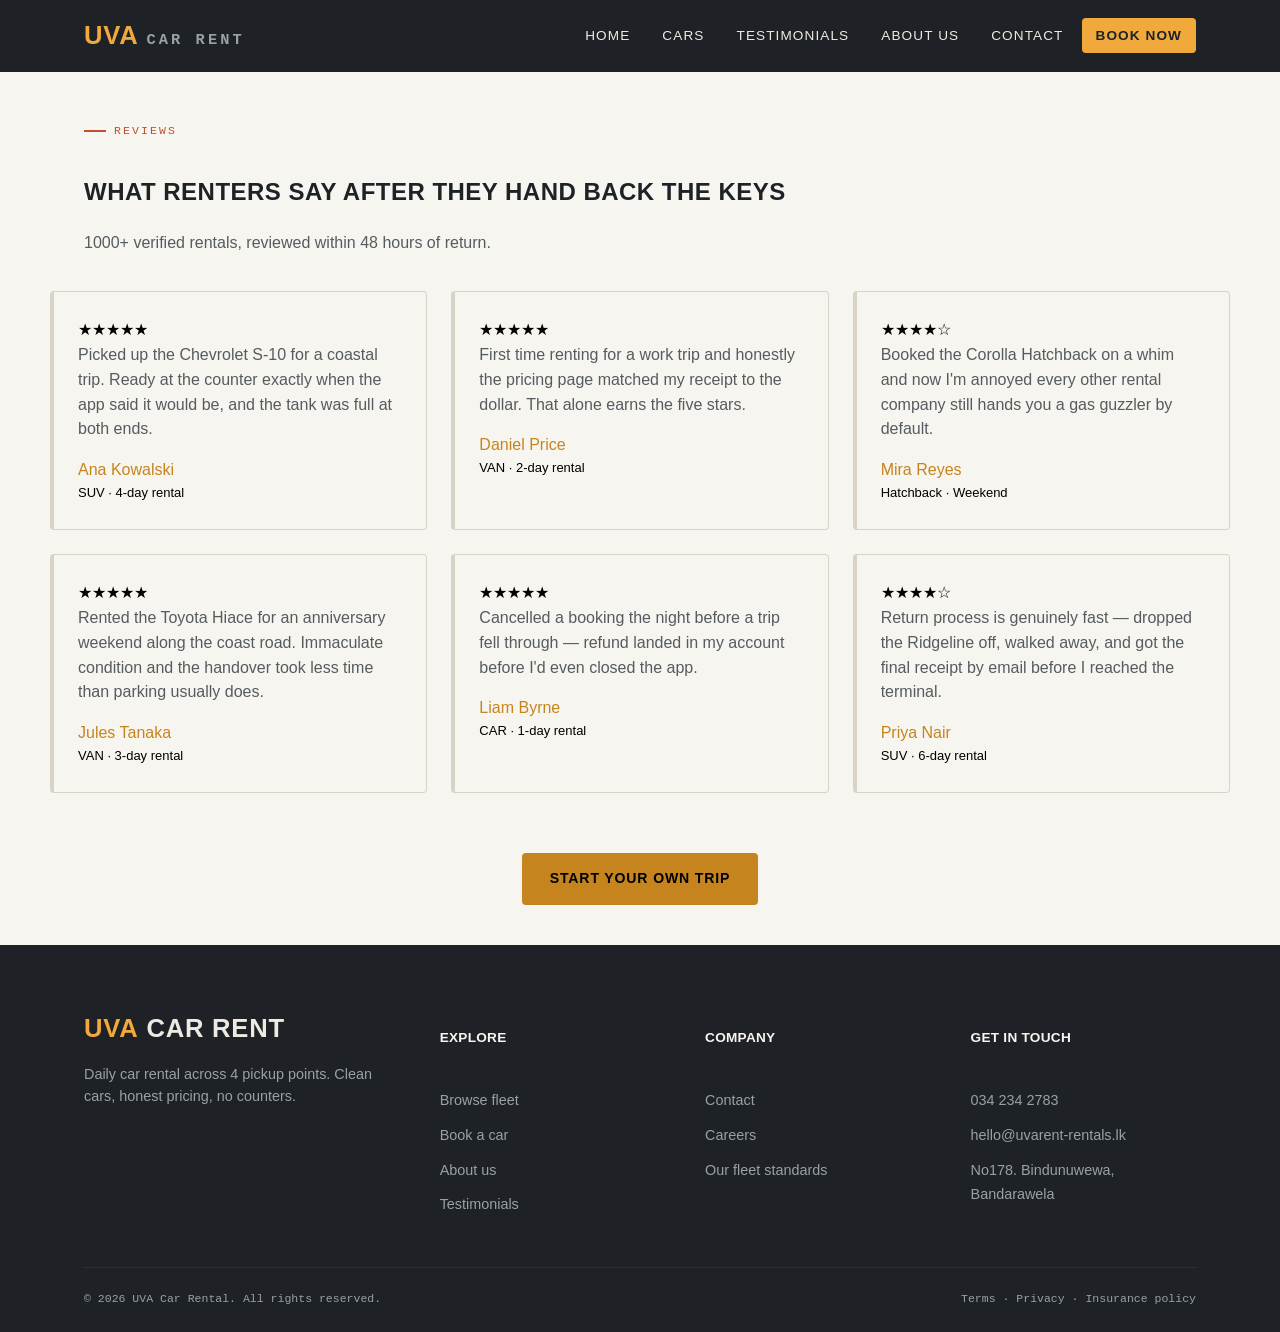
<file: testimonials.html>
<!DOCTYPE html>
<html lang="en">
<head>
    <meta charset="UTF-8">
    <meta name="viewport" content="width=device-width, initial-scale=1.0">
    <title>Testimonials</title>
    <link rel="stylesheet" href="style.css">
</head>
<body>
   <header class="header">
        <nav class="nav">
            <a href="index.html" class="brand"><span class="mark">UVA</span><span class="sub">Car Rent</span></a>
            <div class="hamburger" id="hamburger">
                <span></span>
                <span></span>
                <span></span>
            </div>
            <ul class="nav-links" id="nav-links">
                <li><a href="index.html">Home</a></li>
                <li><a href="cars.html">Cars</a></li>
                <li><a href="testimonials.html">Testimonials</a></li>
                <li><a href="about.html">About Us</a></li>
                <li><a href="contact.html">Contact</a></li>
                <li><a href="booking.html" class="nav-btn">Book now</a></li>
            </ul>
        </nav>
    </header>
    <section class="section">
        <div class="container">
            <p class="eyebrow">Reviews</p>
            <h1>What renters say after they hand back the keys</h1>
            <p>1000+ verified rentals, reviewed within 48 hours of return.</p>
        </div>
    <div class="rev-grid">
      <div class="rev-card">
        <span class="stars">★★★★★</span>
        <p class="quote">Picked up the Chevrolet S-10 for a coastal trip. Ready at the counter exactly when the app said it would be, and the tank was full at both ends.</p>
        <div class="rev-who">
          <div><div class="name">Ana Kowalski</div><div class="trip">SUV · 4-day rental</div></div>
        </div>
      </div>
      <div class="rev-card">
        <span class="stars">★★★★★</span>
        <p class="quote">First time renting for a work trip and honestly the pricing page matched my receipt to the dollar. That alone earns the five stars.</p>
        <div class="rev-who">
          <div><div class="name">Daniel Price</div><div class="trip">VAN · 2-day rental</div></div>
        </div>
      </div>
      <div class="rev-card">
        <span class="stars">★★★★☆</span>
        <p class="quote">Booked the Corolla Hatchback on a whim and now I'm annoyed every other rental company still hands you a gas guzzler by default.</p>
        <div class="rev-who">
          <div><div class="name">Mira Reyes</div><div class="trip">Hatchback · Weekend</div></div>
        </div>
      </div>
      <div class="rev-card">
        <span class="stars">★★★★★</span>
        <p class="quote">Rented the Toyota Hiace for an anniversary weekend along the coast road. Immaculate condition and the handover took less time than parking usually does.</p>
        <div class="rev-who">
          <div><div class="name">Jules Tanaka</div><div class="trip">VAN · 3-day rental</div></div>
        </div>
      </div>
      <div class="rev-card">
        <span class="stars">★★★★★</span>
        <p class="quote">Cancelled a booking the night before a trip fell through — refund landed in my account before I'd even closed the app.</p>
        <div class="rev-who">
          <div><div class="name">Liam Byrne</div><div class="trip">CAR · 1-day rental</div></div>
        </div>
      </div>
      <div class="rev-card">
        <span class="stars">★★★★☆</span>
        <p class="quote">Return process is genuinely fast — dropped the Ridgeline off, walked away, and got the final receipt by email before I reached the terminal.</p>
        <div class="rev-who">
          <div><div class="name">Priya Nair</div><div class="trip">SUV · 6-day rental</div></div>
        </div>
      </div>
    </div>

    <div class="text-center">
      <a href="booking.html" class="btn btn-primary">Start your own trip</a>
    </div>            
    </section>
    <footer class="site-footer">
    <div class="container">
        <div class="footer-grid">
        <div>
            <div class="brand" style="margin-bottom:14px;"><span class="mark">UVA</span>CAR RENT</div>
            <p>Daily car rental across 4 pickup points. Clean cars, honest pricing, no counters.</p>
        </div>
        <div>
            <h4>Explore</h4>
            <ul>
                <li><a href="cars.html">Browse fleet</a></li>
                <li><a href="booking.html">Book a car</a></li>
                <li><a href="about.html">About us</a></li>
                <li><a href="testimonials.html">Testimonials</a></li>
            </ul>
        </div>
        <div>
            <h4>Company</h4>
            <ul>
                <li><a href="contact.html">Contact</a></li>
                <li><a href="about.html">Careers</a></li>
                <li><a href="about.html">Our fleet standards</a></li>
            </ul>
        </div>
        <div>
            <h4>Get in touch</h4>
            <ul>
                <li><a href="about">034 234 2783</a></li>
                <li><a href="about">hello@uvarent-rentals.lk</a></li>
                <li><a href="about">No178. Bindunuwewa, Bandarawela</a></li>
            </ul>
        </div>
        </div>
        <div class="footer-bottom">
            <span>© 2026 UVA Car Rental. All rights reserved.</span>
            <span>Terms · Privacy · Insurance policy</span>
        </div>
    </div>
    </footer>
    <script src="script.js"></script>
</body>
</html>
</file>
<file: style.css>
:root {
    --asphalt: #1E2226;
    --asphalt-soft: #2B3136;
    --concrete: #EDEAE2;
    --paper: #F7F5EF;
    --paper-dim: #E9E5D8;
    --amber: #F2A93C;
    --amber-dark: #C6841F;
    --route-green: #2F5D50;
    --route-green-dark: #234840;
    --rust: #C1502E;
    --chrome: #9AA0A6;
    --line: #D8D3C6;
    --ink: #1E2226;
    --ink-soft: #565b60;

    --font-display: 'Oswald', 'Arial Narrow', sans-serif;
    --font-body: 'Work Sans', -apple-system, sans-serif;
    --font-mono: 'JetBrains Mono', 'Courier New', monospace;

    --radius: 4px;
    --container: 1160px;
}

*{
    box-sizing: border-box;
}

html {
    scroll-behavior: smooth;
}

body {
    margin: 0;
    font-family: var(--font-body);
    background: var(--paper);
    color: var(--link);
    line-height: 1.55;
}

.img {
    max-width: 100%;
    display: block;
}

a {
    color: inherit;
    text-decoration: none;
}

h1,h2,h3,h4 {
    font-family: var(--font-display);
    text-transform: uppercase;
    letter-spacing: 0.02em;
    margin-right: 0 0 .5em;
    color: var(--asphalt);
    font-weight: 600;
}

p{
    margin: 0 0 1em;
    color: var(--ink-soft);
}

ul {
    margin: 0;
    padding: 0;
    list-style: none;
}

button {
    font-family: inherit;
    cursor: pointer;
}

input, select, textarea{
    font-family: inherit;
    font-size: 1rem;
}

.container {
    max-width: var(--container);
    margin: 0 auto;
    padding: 0 24px;
}

.eyebrow {
    display: inline-flex;
    align-items: center;
    gap: 8px;
    font-family: var(--font-mono);
    font-size: 0.72em;
    letter-spacing: 0.18em;
    text-transform: uppercase;
    color: var(--rust);
    margin-bottom: 14px;
    margin-top: 50px;
}

.eyebrow::before{
    content:"";
    width: 22px; height: 2px;
    background: var(--rust);
    display:inline-block;
}
/*Header*/
.header {
    position: sticky;
    top: 0;
    z-index: 100;
    background: var(--asphalt);
}

.nav {
    display: flex;
    align-items: center;
    justify-content: space-between;
    padding: 16px 24px;
    max-width: var(--container);
    margin: 0 auto;
    position: relative;
}
.brand {
    display: flex;
    align-items: baseline;
    gap: 8px;
    font-family: var(--font-display);
    font-size: 1.6em;
    letter-spacing: 0.03em;
    text-transform: uppercase;
    font-weight: 600;
}

.brand .mark {
    color: var(--amber);
}
.brand .sub {
    font-family: var(--font-mono);
    font-size: 0.6em;
    letter-spacing: 0.2em;
    color: var(--chrome);
}

.hamburger {
    display: none;
    flex-direction: column;
    gap: 6px;
    cursor: pointer;

}

.hamburger span {
    width: 28px;
    height: 3px;
    background: #e2e2e2;
    border-radius: 2px;
    transition: all 0.3s ease;

}
.nav-links{
    display:flex; 
    gap: 4px;
    align-items:center;
}

.nav-links a{
    font-family: var(--font-display);
    font-size: 0.85em;
    letter-spacing: 0.08em;
    text-transform: uppercase;
    color:var(--concrete);
    padding: 10px 14px;
    border-radius: var(--radius);
    transition: background .15s ease, color .15s ease;
}

.nav-links a:hover, .nav-links a.active {
    background: var(--asphalt-soft);
    color: var(--amber);
}

.nav-btn {
    background: var(--amber) !important;
    color: var(--asphalt) !important;
    font-weight: 700;
}

.nav-btn:hover {
    background: var(--amber-dark) !important;
    color: var(--asphalt) !important;
}

/*Home Page*/
.hero{
    height: 100vh;
    position: relative;
    background-image: url('img1.jpg');
    color: var(--paper);
    overflow: hidden;
    background-size: cover;
    background-position: center;
    background-repeat: no-repeat;
    margin-bottom: 20px;
}

.hero-content {
    position: relative;
    z-index: 2;
    margin: 0 auto;
    padding: 190px 24px;
}

.hero-content h1 {
  font-size: 3rem;
  margin-bottom: 15px;
  color: var(--amber);
}

.hero-content p {
  font-size: 1.2rem;
  margin-bottom: 15px;
  color: var(--concrete);
}

.slider {
  height: 100%;
}

.slide {
  position: absolute;
  top: 0;
  left: 0;
  width: 100%;
  height: 100%;
  background-size: cover;
  background-position: center;
  opacity: 0;
  transition: opacity 1s ease-in-out;
  display: flex;
  align-items: center;
  justify-content: center;
}

.slide.active {
  opacity: 1;
  margin-top: -50px;
}

.slide::before {
  content: "";
  position: absolute;
  top: 0; left: 0; right: 0; bottom: 0;
  background: rgba(0,0,0,0.6);
  background-size: cover;
}

.btn{
  display:inline-flex; 
  align-items:center; 
  justify-content:center; 
  font-family: var(--font-display);
  text-transform: uppercase;
  letter-spacing: 0.06em;
  font-size: 0.88rem;
  font-weight: 600;
  padding: 13px 26px;
  border-radius: var(--radius);
  border: 2px solid transparent;
  background: var(--amber-dark);
}

.button {
    display: flex;
    justify-content: center;
    gap: 16px;
}
.btn:hover{
    transition: background 0.3s ease, transform 0.2s ease;
    transform: translateY(-2px);
}

.feature-tile{
  height: 220px;
  width: 340px;
  padding:30px;
  border-radius: 30px;
  margin: auto;
  cursor: pointer;
  background: #d6bc95e6;
  display: flex-box;
}

.feature-tile:hover{
    outline: 3px solid var(--amber-dark);
}

.feature-grid {
  display: grid;
  grid-template-columns: repeat(auto-fit, minmax(280px, 1fr));
  gap: 65px;
  padding:90px;
  align-content: center;
}

.car-grid{
  display:grid;
  grid-template-columns: repeat(auto-fill, minmax(300px,1fr));
}
.car-card{
  background: var(--paper);
  border: 1px solid var(--line);
  border-radius: 6px;
  overflow: hidden;
  display:flex; flex-direction:column;
  transition: transform .18s ease, box-shadow .18s ease;
}
.car-card:hover{
  transform: translateY(-4px);
  box-shadow: 0 20px 34px -16px rgba(30,34,38,.28);
}

.car-body{ 
    padding: 20px 22px 22px; 
    flex:1; display:flex; 
    flex-direction:column; 
}

.cards-grid {
  display: grid;
  grid-template-columns: repeat(auto-fit, minmax(280px, 1fr));
  gap: 25px;
}

.card {
  background: #dcd8c2;
  border-radius: 12px;
  overflow: hidden;
  box-shadow: 0 4px 12px rgba(0,0,0,0.08);
  transition: transform 0.3s ease;
  cursor: pointer;
  margin-bottom: 20px;
}

.card-link {
  text-decoration: none;
  color: inherit;
  display: block;
}

.card:hover {
  transform: translateY(-6px);
}

.card img {
  height: 200px;
  object-fit: cover;
  width: 100%;
}

.card-content{
  padding: 20px;
}

.card-content h3 {
  margin-bottom: 8px;
  color: #222;
}

.card-content p {
  color: #777;
  margin-bottom: 12px;
  font-size: 0.95rem;
}

/*Cars*/
.veh-info {
    font-size: 13px;
    font-weight: 500;
}

/*Booking*/
.form-card{
  background: var(--paper);
  border: 1px solid var(--line);
  border-radius: 6px;
  padding: 34px;
  margin-bottom: 20px
}
.form-grid{ 
    display:grid; 
    grid-template-columns: 1fr 1fr; 
    gap: 20px; 
}
.form-grid .full{ 
    grid-column: 1 / -1; 
}
.field label{
  display:block;
  font-family: var(--font-mono); 
  font-size:0.68rem;
  letter-spacing:.1em; 
  text-transform:uppercase;
  color: var(--ink-soft); 
  margin-bottom:8px;
}
.field input, .field select, .field textarea{
  width:100%;
  border: 1.5px solid var(--line);
  border-radius: var(--radius);
  padding: 12px 14px;
  background: #fff;
  color: var(--ink);

}
.field input:focus, .field select:focus, .field textarea:focus{
  outline: none; 
  border-color: var(--rust);
  
}
.field textarea{ 
    resize: vertical; 
    min-height: 110px; 
}
.field .error{ 
    display:none; 
    color: var(--rust); 
    font-size:0.75rem; 
    margin-top:6px; 
    font-family: var(--font-mono); 
}
.field.invalid input, .field.invalid select{ 
    border-color: var(--rust); 
}
.field.invalid .error{ 
    display:block; 
}

.con-btn {
    display: flex;
    justify-content: center;
    gap: 16px;
}

/*Testimonials*/
.rev-grid{
    display: grid;
    grid-template-columns: repeat(3,1fr);
    gap: 24px;
    padding: 20px 50px;
}

.rev-card{
    background: var(--paper);
    border: 1px solid var(--line);
    border-left: 4px solid var(--line);
    border-radius: 4px;
    padding: 26px 24px;
}

.var-card .stars{
    margin-bottom: 14px;
    display: block;
    font-size: 0.95em;
}
.var-card p.quote{
    color: var(--link);
    font-size: 0.98em;
    margin-bottom: 18px;
}

.text-center{
    text-align: center;
    margin:40px;
}

/*About*/
.mission-block{ 
    display:grid; 
    grid-template-columns: 1fr 1fr; 
    gap: 48px; 
    align-items:center; 
    margin-top: -20px;
    margin-bottom: 40px;
    padding: 20px;
}
.mission-visual{
  border-radius: 8px; 
  aspect-ratio: 4/3;
  display:grid; 
  align-items:center; 
  justify-content:center;
}

.miss-car{
    height: 100%;
    width: 500px;
    aspect-ratio: 4/3;
    margin-top: 100px;
    border-radius: 10px;
}

.rev-grid .name{
    color: var(--amber-dark);
}

.rev-grid .trip{
    font-size: 13px;
}

/*pop up*/
.toast {
    position: fixed;
    top: 100px;
    right: -400px;
    background: #e9ddc3;
    color: #000000;
    padding: 16px 22px;
    border-radius: 8px;
    border-left: 4px solid #e2970b;
    box-shadow: 0 10px 25px rgba(0, 0, 0, 0.4);
    font-size: 1rem;
    max-width: 400px;
    z-index: 1000;
    transition: right 0.4s ease;
}

.toast.show {
    right: 30px;
}


/*Footer*/
.site-footer{
    background: var(--asphalt);
    color: var(--concrete);
    padding: 64px 0 24px;
}

.footer-grid{
    display: grid;
    grid-template-columns: 1.4fr 1fr 1fr 1fr;
    gap: 40px;
    padding-bottom: 40px;
    border-bottom: 1px solid var(--asphalt-soft);
}

.footer-grid h4 {
    color: var(--paper);
    font-size: 0.85em;
    margin-bottom: 40px;
}

.footer-grid p {
    color: var(--chrome);
    font-size: 0.9em;
}

.footer-grid ul li{
    margin-bottom: 10px;
}

.footer-grid ul a { 
    color: var(--chrome); 
    font-size: 0.9rem; 
}

.footer-grid ul a:hover{ 
    color: var(--amber); 
}

.footer-bottom{
    display:flex; 
    justify-content:space-between; 
    align-items:center;
    padding-top: 22px; 
    font-family: var(--font-mono); 
    font-size:0.72rem;
    color: var(--chrome); 
    flex-wrap:wrap; 
    gap:10px;
}

@media (max-width: 768px){
    .hamburger {
        display: flex;
    }
    .nav-links {
        display: none;
        position: absolute;
        top: 100%;
        left: 0;
        right: 0;
        background: rgba(0, 0, 0, 0.873);
        flex-direction: column;
        align-items: center;
        gap: 35px;
        overflow: hidden;
        transition: max-height 0.3s ease;
        z-index: 100;
        padding: 30px;
    }
    .nav-links.active {
        display: flex;
    }
    .nav-links a {
        padding: 15px;
        width: 100%;
        text-align: center;
        border-top: 1px solid #dfdbdb;
    }

    .hero-content h1{
    
    }
    .btn {
        align-items: center;
    }
    .rev-grid{
    grid-template-columns: repeat(1,1fr);
    padding: 30px 60px;
    }

    .mission-block{ 
    grid-template-columns:repeat(1,1fr);
    }

    .miss-car{
    width: 100%;
    height: auto;
    display: block;
    margin-top: -50px;
    }

    .footer-grid{
    display: grid;
    grid-template-columns: 1fr 1fr 1fr 1.3fr;
    gap: 10px;
    font-size: 13px;
    }
    .brand{
        font-size: 14px;
    }
    .feature-grid {
    display: grid;
    grid-template-columns: repeat(auto-fit, minmax(340px, 1fr));
    gap: 20px;
    padding: 20px;
    }   

    .slide.active {
   opacity: 1;
   margin-top: -90px;
    }

    .form-grid{ 
    grid-template-columns: 1fr; 
    }

    .toast{
        top: 70px;
        max-width: 300px;
    }


}
</file>
